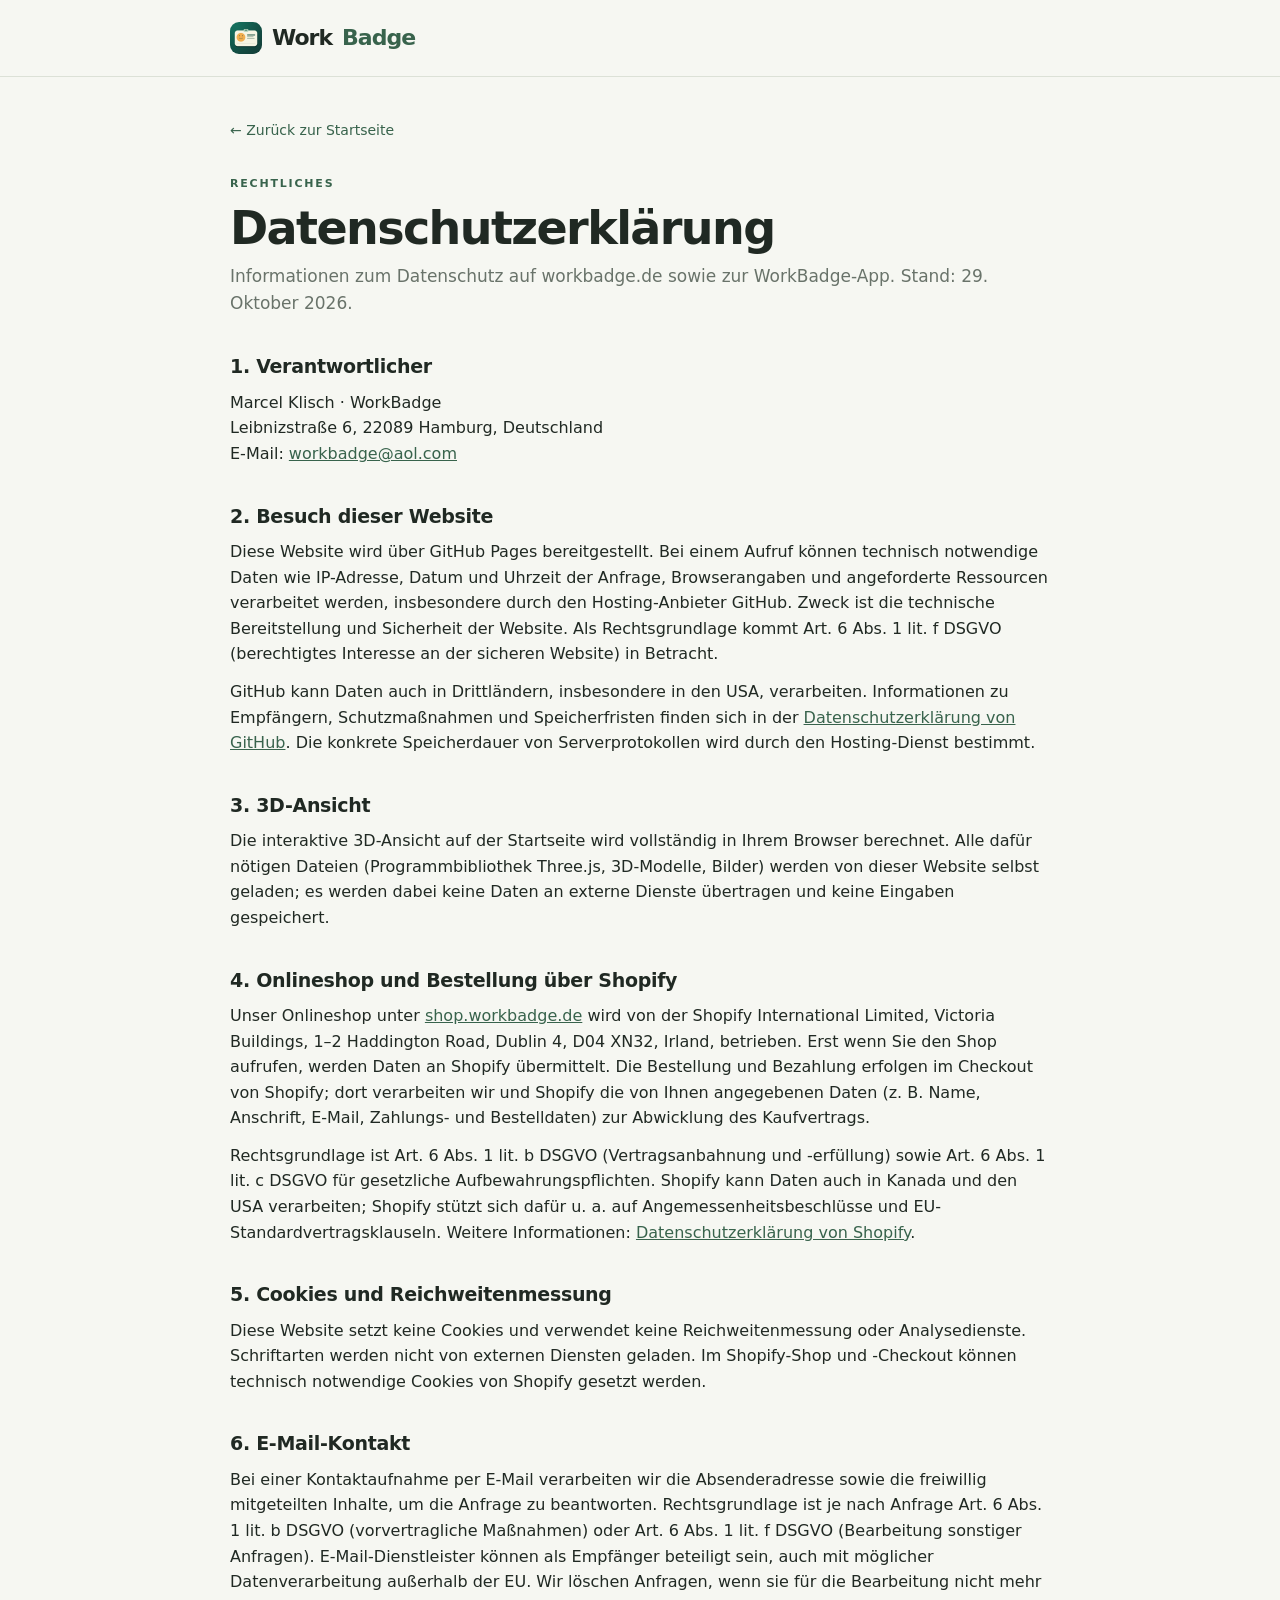
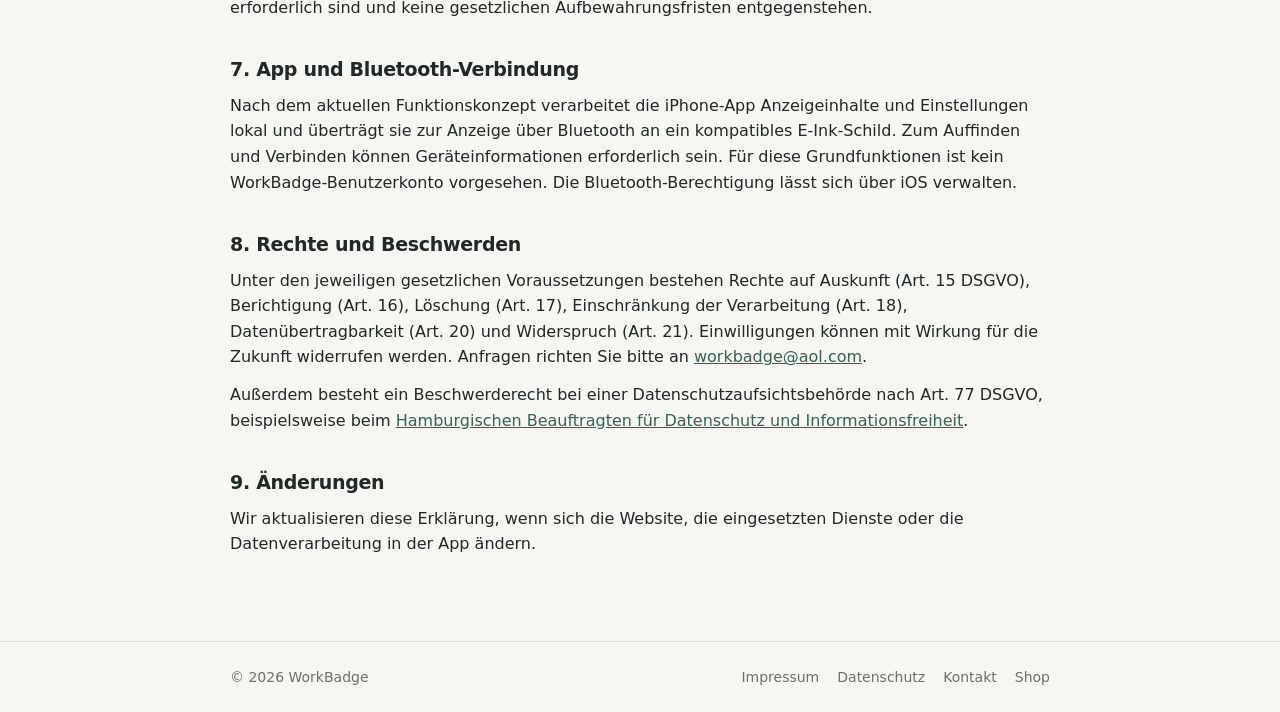
<file: datenschutz/index.html>
<!doctype html>
<html lang="de">
<head>
<meta charset="utf-8"><meta name="viewport" content="width=device-width,initial-scale=1">
<meta name="theme-color" content="#f6f7f2">
<link rel="icon" href="/Assets/app-icon.png"><link rel="apple-touch-icon" href="/Assets/app-icon.png">
<link rel="stylesheet" href="/Assets/legal.css">
<title>Datenschutzerklärung | WorkBadge</title>
<meta name="description" content="Datenschutzhinweise zum Webauftritt und zur WorkBadge-App.">
<link rel="canonical" href="https://workbadge.de/datenschutz/">
</head>
<body>
<header><div class="shell"><a class="brand" href="/" aria-label="WorkBadge – Startseite"><img src="/Assets/app-icon.png" alt="" width="32" height="32">Work<b>Badge</b></a></div></header>
<main class="shell"><a class="back" href="/">← Zurück zur Startseite</a>
<span class="eyebrow">RECHTLICHES</span>
<h1>Datenschutzerklärung</h1><p class="intro">Informationen zum Datenschutz auf workbadge.de sowie zur WorkBadge-App. Stand: 29. Oktober 2026.</p>
<h2>1. Verantwortlicher</h2><p>Marcel Klisch · WorkBadge<br>Leibnizstraße 6, 22089 Hamburg, Deutschland<br>E-Mail: <a href="mailto:workbadge@aol.com">workbadge@aol.com</a></p>
<h2>2. Besuch dieser Website</h2><p>Diese Website wird über GitHub Pages bereitgestellt. Bei einem Aufruf können technisch notwendige Daten wie IP-Adresse, Datum und Uhrzeit der Anfrage, Browserangaben und angeforderte Ressourcen verarbeitet werden, insbesondere durch den Hosting-Anbieter GitHub. Zweck ist die technische Bereitstellung und Sicherheit der Website. Als Rechtsgrundlage kommt Art. 6 Abs. 1 lit. f DSGVO (berechtigtes Interesse an der sicheren Website) in Betracht.</p>
<p>GitHub kann Daten auch in Drittländern, insbesondere in den USA, verarbeiten. Informationen zu Empfängern, Schutzmaßnahmen und Speicherfristen finden sich in der <a href="https://docs.github.com/de/site-policy/privacy-policies/github-general-privacy-statement" rel="noopener noreferrer" target="_blank">Datenschutzerklärung von GitHub</a>. Die konkrete Speicherdauer von Serverprotokollen wird durch den Hosting-Dienst bestimmt.</p>
<h2>3. 3D-Ansicht</h2><p>Die interaktive 3D-Ansicht auf der Startseite wird vollständig in Ihrem Browser berechnet. Alle dafür nötigen Dateien (Programmbibliothek Three.js, 3D-Modelle, Bilder) werden von dieser Website selbst geladen; es werden dabei keine Daten an externe Dienste übertragen und keine Eingaben gespeichert.</p>
<h2>4. Onlineshop und Bestellung über Shopify</h2><p>Unser Onlineshop unter <a href="https://shop.workbadge.de/">shop.workbadge.de</a> wird von der Shopify International Limited, Victoria Buildings, 1–2 Haddington Road, Dublin 4, D04 XN32, Irland, betrieben. Erst wenn Sie den Shop aufrufen, werden Daten an Shopify übermittelt. Die Bestellung und Bezahlung erfolgen im Checkout von Shopify; dort verarbeiten wir und Shopify die von Ihnen angegebenen Daten (z. B. Name, Anschrift, E-Mail, Zahlungs- und Bestelldaten) zur Abwicklung des Kaufvertrags.</p><p>Rechtsgrundlage ist Art. 6 Abs. 1 lit. b DSGVO (Vertragsanbahnung und -erfüllung) sowie Art. 6 Abs. 1 lit. c DSGVO für gesetzliche Aufbewahrungspflichten. Shopify kann Daten auch in Kanada und den USA verarbeiten; Shopify stützt sich dafür u. a. auf Angemessenheitsbeschlüsse und EU-Standardvertragsklauseln. Weitere Informationen: <a href="https://www.shopify.com/de/legal/datenschutz" target="_blank" rel="noopener noreferrer">Datenschutzerklärung von Shopify</a>.</p>
<h2>5. Cookies und Reichweitenmessung</h2><p>Diese Website setzt keine Cookies und verwendet keine Reichweitenmessung oder Analysedienste. Schriftarten werden nicht von externen Diensten geladen. Im Shopify-Shop und -Checkout können technisch notwendige Cookies von Shopify gesetzt werden.</p>
<h2>6. E-Mail-Kontakt</h2><p>Bei einer Kontaktaufnahme per E-Mail verarbeiten wir die Absenderadresse sowie die freiwillig mitgeteilten Inhalte, um die Anfrage zu beantworten. Rechtsgrundlage ist je nach Anfrage Art. 6 Abs. 1 lit. b DSGVO (vorvertragliche Maßnahmen) oder Art. 6 Abs. 1 lit. f DSGVO (Bearbeitung sonstiger Anfragen). E-Mail-Dienstleister können als Empfänger beteiligt sein, auch mit möglicher Datenverarbeitung außerhalb der EU. Wir löschen Anfragen, wenn sie für die Bearbeitung nicht mehr erforderlich sind und keine gesetzlichen Aufbewahrungsfristen entgegenstehen.</p>
<h2>7. App und Bluetooth-Verbindung</h2><p>Nach dem aktuellen Funktionskonzept verarbeitet die iPhone-App Anzeigeinhalte und Einstellungen lokal und überträgt sie zur Anzeige über Bluetooth an ein kompatibles E-Ink-Schild. Zum Auffinden und Verbinden können Geräteinformationen erforderlich sein. Für diese Grundfunktionen ist kein WorkBadge-Benutzerkonto vorgesehen. Die Bluetooth-Berechtigung lässt sich über iOS verwalten.</p>
<h2>8. Rechte und Beschwerden</h2><p>Unter den jeweiligen gesetzlichen Voraussetzungen bestehen Rechte auf Auskunft (Art. 15 DSGVO), Berichtigung (Art. 16), Löschung (Art. 17), Einschränkung der Verarbeitung (Art. 18), Datenübertragbarkeit (Art. 20) und Widerspruch (Art. 21). Einwilligungen können mit Wirkung für die Zukunft widerrufen werden. Anfragen richten Sie bitte an <a href="mailto:workbadge@aol.com">workbadge@aol.com</a>.</p>
<p>Außerdem besteht ein Beschwerderecht bei einer Datenschutzaufsichtsbehörde nach Art. 77 DSGVO, beispielsweise beim <a href="https://datenschutz-hamburg.de/" target="_blank" rel="noopener noreferrer">Hamburgischen Beauftragten für Datenschutz und Informationsfreiheit</a>.</p>
<h2>9. Änderungen</h2><p>Wir aktualisieren diese Erklärung, wenn sich die Website, die eingesetzten Dienste oder die Datenverarbeitung in der App ändern.</p>
</main>
<footer><div class="shell"><span>© 2026 WorkBadge</span><nav aria-label="Rechtliches"><a href="/impressum/">Impressum</a><a href="/datenschutz/">Datenschutz</a><a href="mailto:workbadge@aol.com">Kontakt</a><a href="https://shop.workbadge.de/">Shop</a></nav></div></footer>
</body></html>
</file>
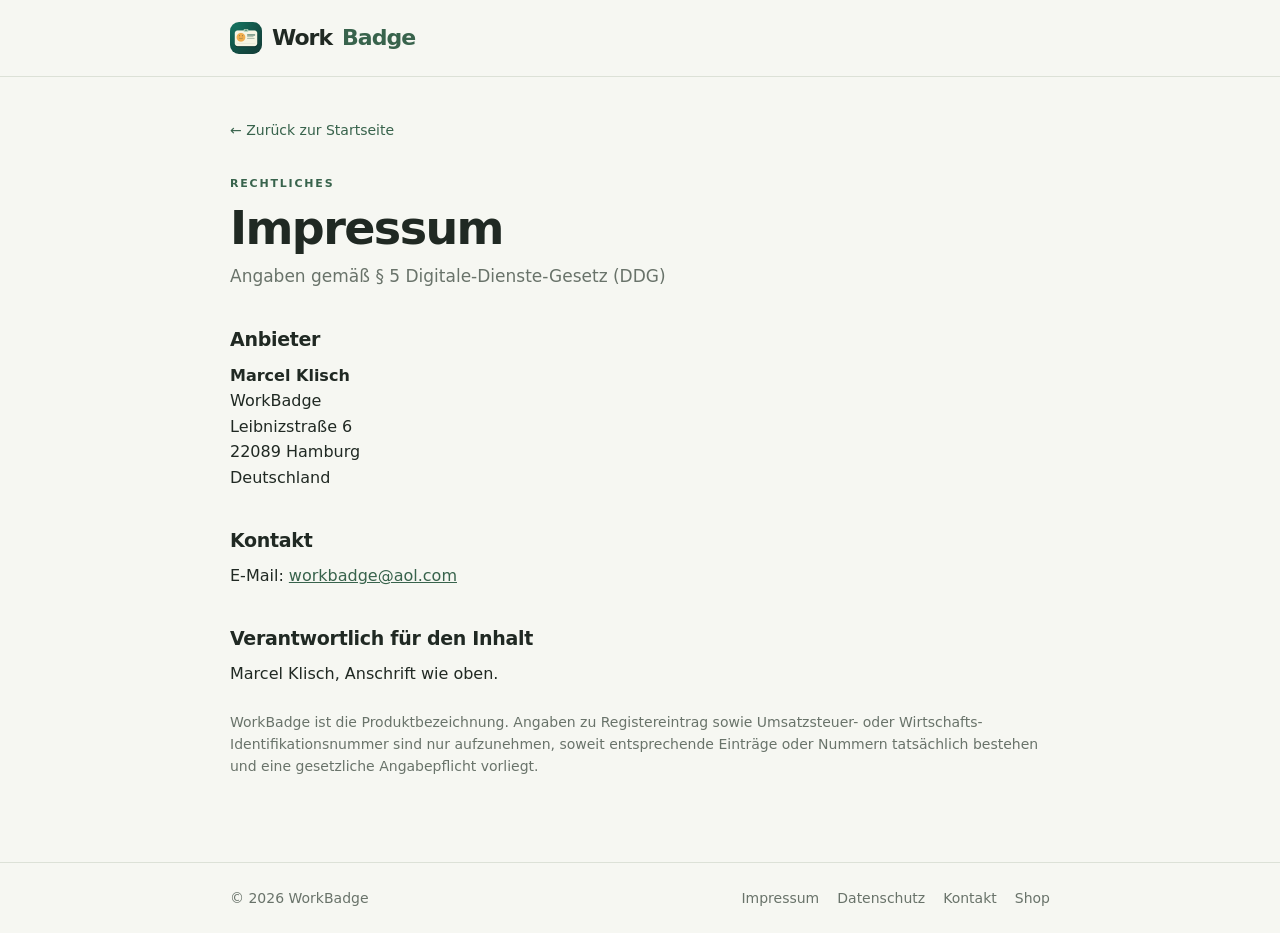
<file: impressum/index.html>
<!doctype html>
<html lang="de">
<head>
<meta charset="utf-8"><meta name="viewport" content="width=device-width,initial-scale=1">
<meta name="theme-color" content="#f6f7f2">
<link rel="icon" href="/Assets/app-icon.png"><link rel="apple-touch-icon" href="/Assets/app-icon.png">
<link rel="stylesheet" href="/Assets/legal.css">
<title>Impressum | WorkBadge</title>
<meta name="description" content="Impressum und Anbieterkennzeichnung von WorkBadge (Marcel Klisch).">
<link rel="canonical" href="https://workbadge.de/impressum/">
</head>
<body>
<header><div class="shell"><a class="brand" href="/" aria-label="WorkBadge – Startseite"><img src="/Assets/app-icon.png" alt="" width="32" height="32">Work<b>Badge</b></a></div></header>
<main class="shell"><a class="back" href="/">← Zurück zur Startseite</a>
<span class="eyebrow">RECHTLICHES</span>
<h1>Impressum</h1><p class="intro">Angaben gemäß § 5 Digitale-Dienste-Gesetz (DDG)</p>
<h2>Anbieter</h2><address><strong>Marcel Klisch</strong><br>WorkBadge<br>Leibnizstraße 6<br>22089 Hamburg<br>Deutschland</address>
<h2>Kontakt</h2><p>E-Mail: <a href="mailto:workbadge@aol.com">workbadge@aol.com</a></p>
<h2>Verantwortlich für den Inhalt</h2><p>Marcel Klisch, Anschrift wie oben.</p>
<p class="detail">WorkBadge ist die Produktbezeichnung. Angaben zu Registereintrag sowie Umsatzsteuer- oder Wirtschafts-Identifikationsnummer sind nur aufzunehmen, soweit entsprechende Einträge oder Nummern tatsächlich bestehen und eine gesetzliche Angabepflicht vorliegt.</p>
</main>
<footer><div class="shell"><span>© 2026 WorkBadge</span><nav aria-label="Rechtliches"><a href="/impressum/">Impressum</a><a href="/datenschutz/">Datenschutz</a><a href="mailto:workbadge@aol.com">Kontakt</a><a href="https://shop.workbadge.de/">Shop</a></nav></div></footer>
</body></html>
</file>
<file: Assets/legal.css>
:root{--paper:#f6f7f2;--ink:#202923;--green:#38634c;--mint:#d5ebd8;--line:#dce1d7;--muted:#69736a}
*{box-sizing:border-box}
body{margin:0;background:var(--paper);color:var(--ink);font-family:Inter,"Segoe UI",system-ui,sans-serif;line-height:1.6}
a{color:var(--green)}
a:focus-visible{outline:3px solid var(--green);outline-offset:4px}
.shell{width:min(820px,calc(100% - 32px));margin:auto}
header{border-bottom:1px solid var(--line)}
header .shell{height:76px;display:flex;align-items:center}
.brand{font-size:22px;font-weight:750;letter-spacing:-1px;display:flex;align-items:center;gap:10px;color:var(--ink);text-decoration:none}
.brand img{width:32px;height:32px;border-radius:9px}
.brand b{color:var(--green)}
main{padding:40px 0 72px}
.back{font-size:14px;text-decoration:none}
.eyebrow{display:block;margin-top:32px;font-size:11px;letter-spacing:1.8px;font-weight:650;color:var(--green)}
h1{font-size:clamp(32px,5vw,46px);line-height:1.15;letter-spacing:-1.6px;font-weight:650;margin:10px 0 8px}
h2{font-size:19px;letter-spacing:-.3px;margin:34px 0 8px}
p,address{margin:0 0 12px;font-style:normal}
.intro{color:var(--muted);font-size:17px}
.detail{color:var(--muted);font-size:14px;margin-top:24px}
footer{border-top:1px solid var(--line);font-size:14px;color:var(--muted)}
footer .shell{display:flex;justify-content:space-between;flex-wrap:wrap;gap:12px;padding:24px 0}
footer nav{display:flex;gap:18px}
footer a{color:var(--muted);text-decoration:none}
footer a:hover{color:var(--green)}
</file>
